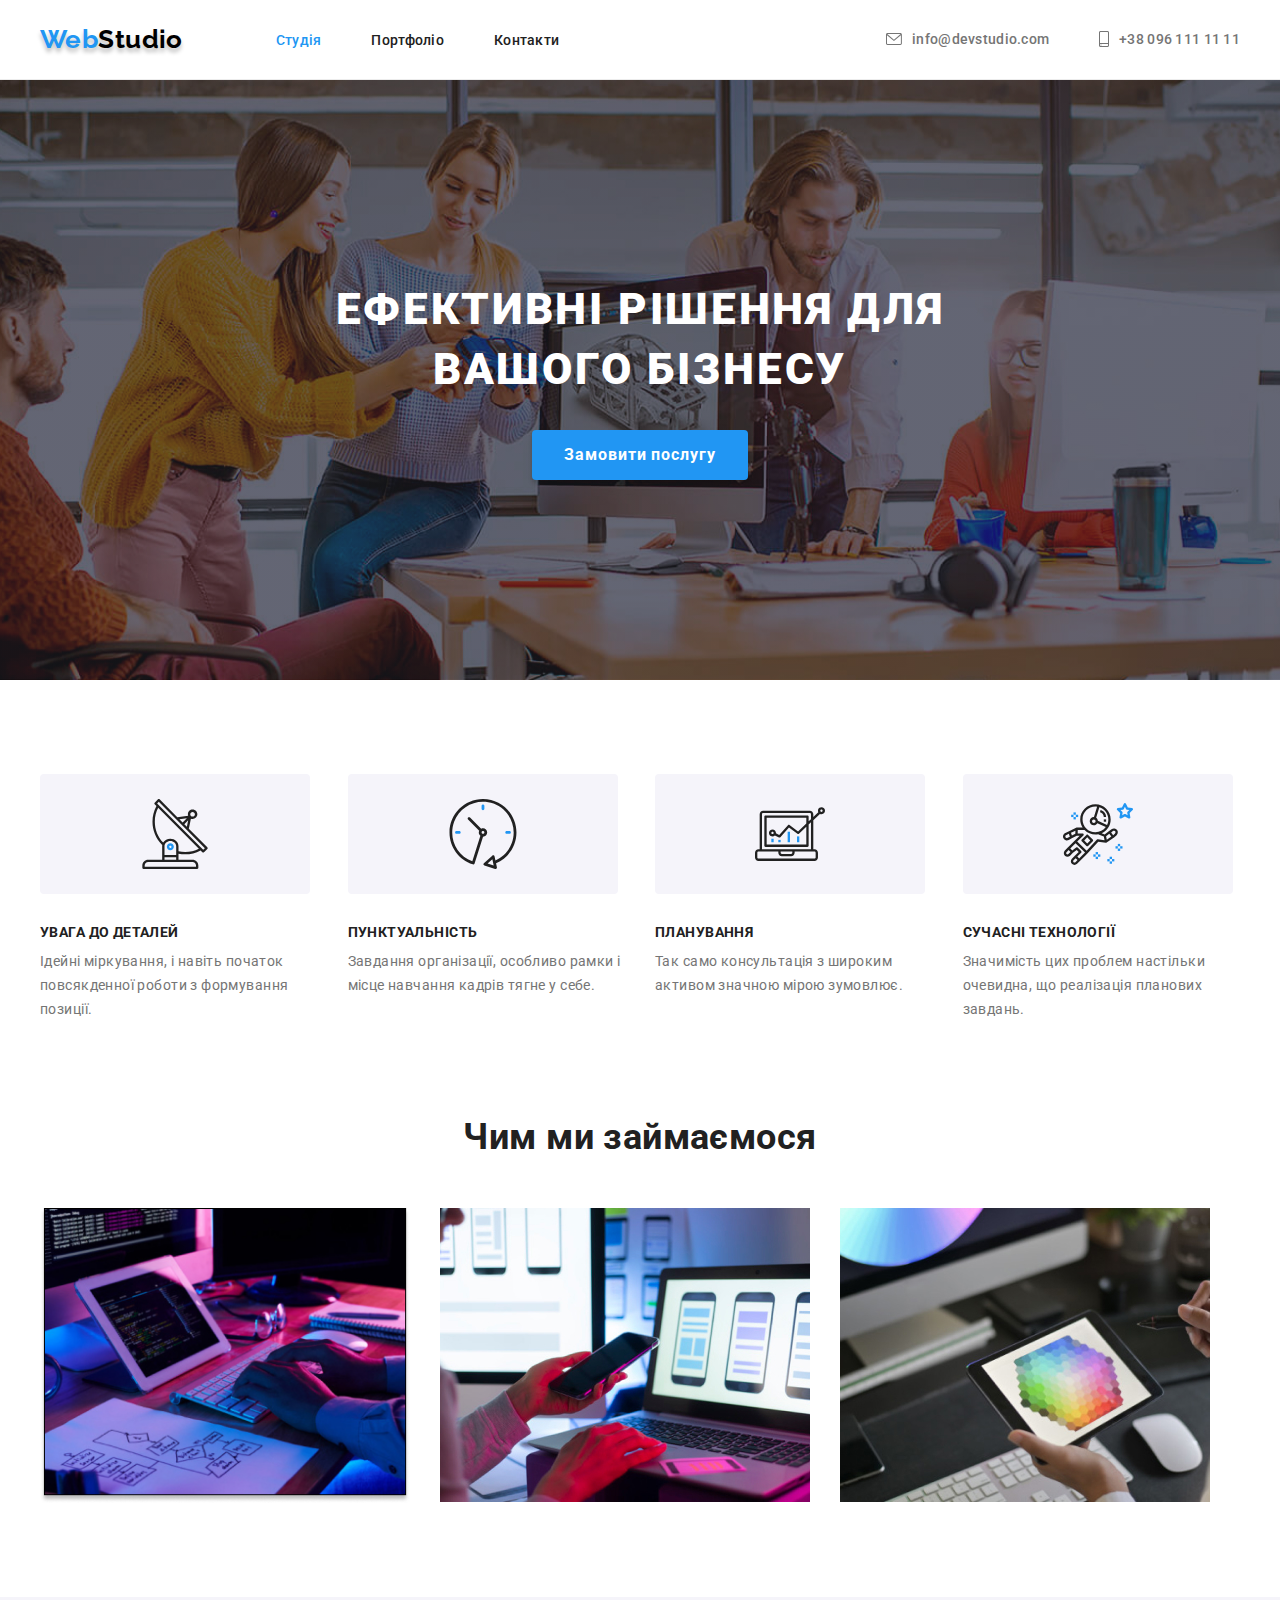
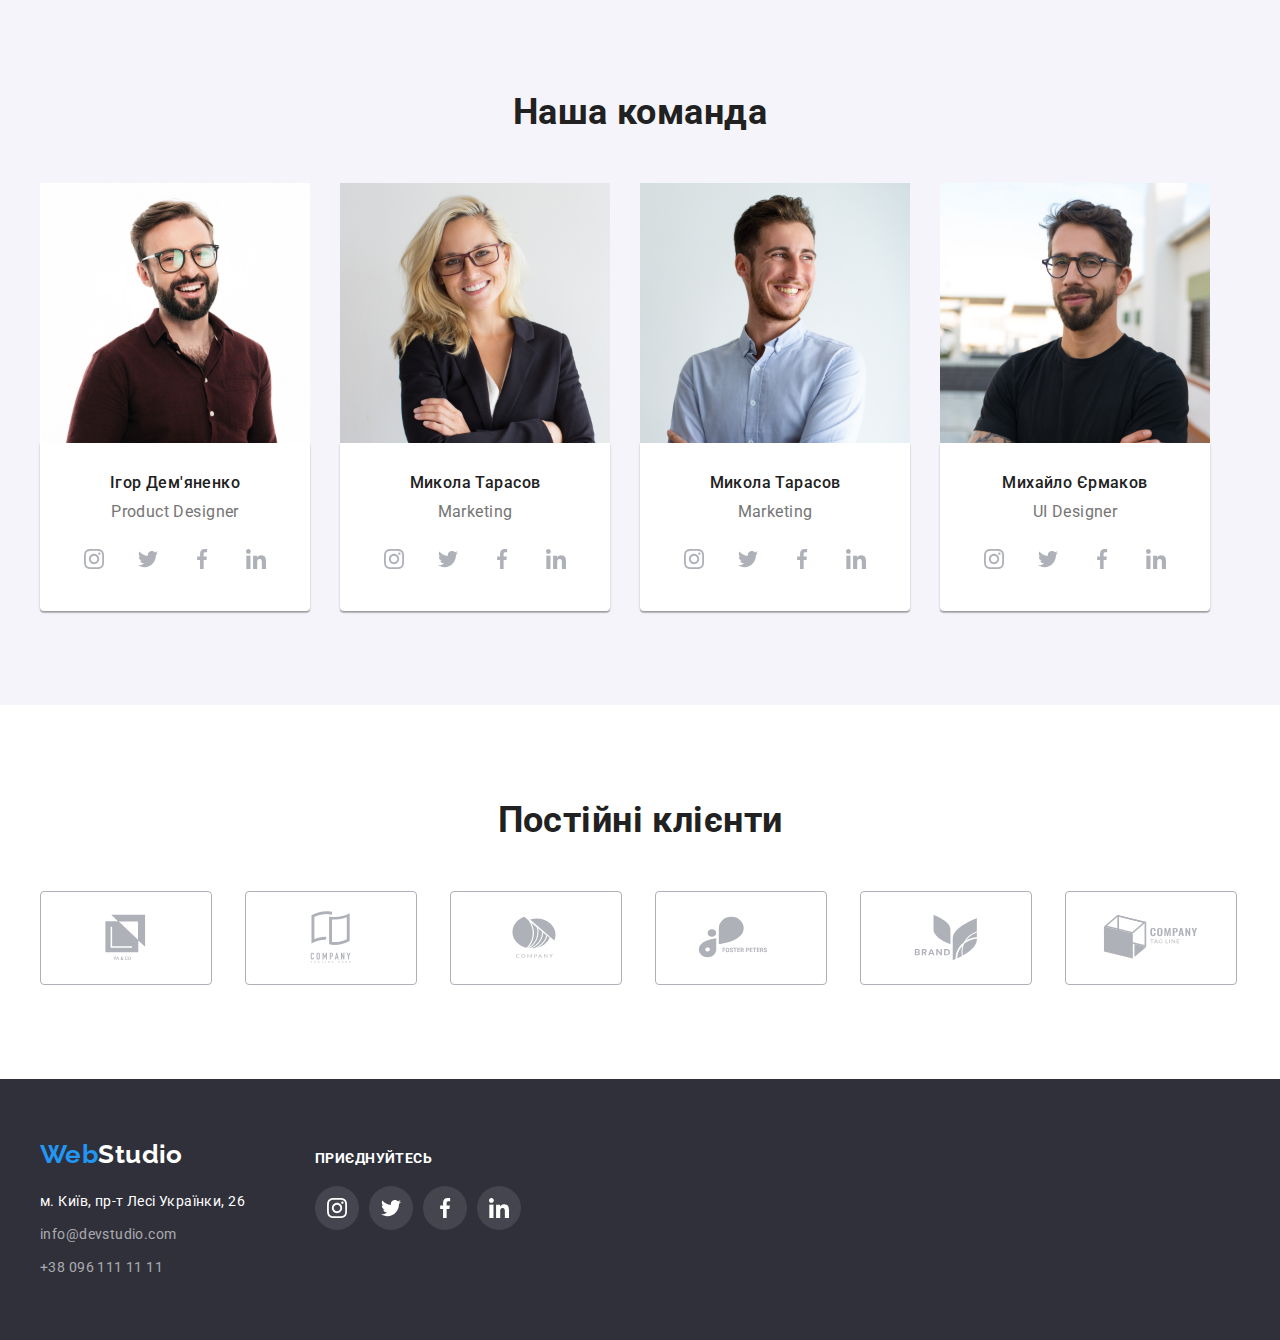
<file: index.html>
<!DOCTYPE html>
<html lang="uk">
	<head>
		<meta charset="UTF-8">
		<meta http-equiv="X-UA-Compatible" content="IE=edge">
		<meta name="viewport" content="width=device-width, initial-scale=1.0">
		<link rel="preconnect" href="https://fonts.googleapis.com">
		<link rel="preconnect" href="https://fonts.gstatic.com" crossorigin>
		<link rel="stylesheet" href="https://cdnjs.cloudflare.com/ajax/libs/modern-normalize/1.1.0/modern-normalize.min.css" integrity="sha512-wpPYUAdjBVSE4KJnH1VR1HeZfpl1ub8YT/NKx4PuQ5NmX2tKuGu6U/JRp5y+Y8XG2tV+wKQpNHVUX03MfMFn9Q==" crossorigin="anonymous" referrerpolicy="no-referrer">
		<link href="https://fonts.googleapis.com/css2?family=Raleway:wght@700&family=Roboto:wght@400;500;700;900&display=swap" rel="stylesheet">
		<link rel="stylesheet" href="./css/styles.css">
		<title>Студія</title>
	</head>
	<body>
		<header class="header">
			<div class="container header-container">
				<a class="logo-header-link" lang="en" href="./index.html">
				<span class="logo-web">Web</span>Studio
				</a>
			<nav class="navigation">
				<ul class="header-nav">
					<li><a class="header-nav-link-curent" href="./index.html">Студія</a></li>
					<li><a class="header-nav-link" href="./portfolio.html">Портфоліо</a></li>
					<li><a class="header-nav-link" href="#">Контакти</a></li>
				</ul>
			</nav>
			<ul class="header-contact">
				<li class="contact-item">
					<a class="contact-link" href="mailto:info@devstudio.com">
						<svg class="contacts-icon" width="16" height="12">
							<use href="./img/icons.svg#icon-envelope"></use>
						</svg>info@devstudio.com
					</a>
				</li>
				<li class="contact-item">
					<a class="contact-link" href="tel:+380961111111">
						<svg class="contacts-icon" width="10" height="16">
							<use href="./img/icons.svg#icon-smartphone"></use>
						</svg>+38 096 111 11 11
					</a>
				</li>
			</ul>
			</div>
		</header>
		<main>
			<section class="hero">
					<div class="container">
						<h1 class="hero-title">Ефективні рішення для вашого бізнесу</h1>
						<button class="button" type="button">Замовити послугу</button>
					</div>
			</section>
			<section class="features">
				<div class="container">
					<h2 class="hide-title">Наші переваги</h2>
					<ul class="features-list">
						<li class="features-list-item">
							<div class="features-icon">
								<svg width="70" height="70">
									<use href="./img/icons.svg#icon-antenna"></use>
								</svg>
							</div>
							<h3 class="features-title">УВАГА ДО ДЕТАЛЕЙ</h3>
							<p class="features-item">Ідейні міркування, і навіть початок повсякденної роботи з формування позиції.</p>
						</li>
						<li class="features-list-item">
							<div class="features-icon">
								<svg width="70" height="70">
									<use href="./img/icons.svg#icon-clock"></use>
								</svg>
							</div>
							<h3 class="features-title">ПУНКТУАЛЬНІСТЬ</h3>
							<p class="features-item">Завдання організації, особливо рамки і місце навчання кадрів тягне у себе.</p>
						</li>
						<li class="features-list-item">
							<div class="features-icon">
								<svg width="70" height="70">
									<use href="./img/icons.svg#icon-diagram"></use>
								</svg>
							</div>
							<h3 class="features-title">ПЛАНУВАННЯ</h3>
							<p class="features-item">Так само консультація з широким активом значною мірою зумовлює.</p>
						</li>
						<li class="features-list-item">
							<div class="features-icon">
								<svg width="70" height="70">
									<use href="./img/icons.svg#icon-astronaut"></use>
								</svg>
							</div>
							<h3 class="features-title">СУЧАСНІ ТЕХНОЛОГІЇ</h3>
							<p class="features-item">Значимість цих проблем настільки очевидна, що реалізація планових завдань.</p>
						</li>
					</ul>
				</div>
			</section>
			<section class="about">
				<div class="container">
					<h2 class="about-title">Чим ми займаємося</h2>
					<ul class="about-picture">
						<li class="about-picture-title"><img src="./img/desktop_apk.jpg" alt="стоворення десктопних додатків" width="370" height="294"></li>
						<li class="about-picture-title"><img src="./img/mobile_apk.jpg" alt="написання мобільних дотатків" width="370" height="294"></li>
						<li class="about-picture-title"><img src="./img/design_solutions.jpg" alt="дизайн сайтів" width="370" height="294"></li>
					</ul>
				</div>
			</section>
			<section class="team-section">
				<div class="container">
					<h2 class="team-title">Наша команда</h2>
					<ul class="team-list">
						<li>
							<img src="./img/igor.jpg" alt="Product Designer" width="270" height="260">
							<div class="team-card">
								<h3 class="team-section-title">Ігор Дем'яненко</h3>
								<p class="team-section-item">Product Designer</p>
								<ul class="team-soc-list">
									<li class="team-soc-item"><a href="#" class="team-soc-link">
										<svg class="team-soc-icon" width="20" height="20">
											<use href="./img/icons.svg#icon-instagram"></use>
										</svg>
									</a></li>
									<li class="team-soc-item"><a href="#" class="team-soc-link">
										<svg class="team-soc-icon" width="20" height="20">
											<use href="./img/icons.svg#icon-twitter"></use>
										</svg>
									</a></li>
									<li class="team-soc-item"><a href="#" class="team-soc-link">
										<svg class="team-soc-icon" width="20" height="20">
											<use href="./img/icons.svg#icon-facebook"></use>
										</svg>
									</a></li>
									<li class="team-soc-item"><a href="#" class="team-soc-link">
										<svg class="team-soc-icon" width="20" height="20">
											<use href="./img/icons.svg#icon-linkedin"></use>
										</svg>
									</a></li>
								</ul>
							</div>
						</li>
						<li>
							<img src="./img/olga.jpg" alt="Frontend Developer" width="270" height="260">
							<div class="team-card">
								<h3 class="team-section-title">Микола Тарасов</h3>
								<p class="team-section-item">Marketing</p>
								<ul class="team-soc-list">
									<li class="team-soc-item"><a href="#" class="team-soc-link">
										<svg class="team-soc-icon" width="20" height="20">
											<use href="./img/icons.svg#icon-instagram"></use>
										</svg>
									</a></li>
									<li class="team-soc-item"><a href="#" class="team-soc-link">
										<svg class="team-soc-icon" width="20" height="20">
											<use href="./img/icons.svg#icon-twitter"></use>
										</svg>
									</a></li>
									<li class="team-soc-item"><a href="#" class="team-soc-link">
										<svg class="team-soc-icon" width="20" height="20">
											<use href="./img/icons.svg#icon-facebook"></use>
										</svg>
									</a></li>
									<li class="team-soc-item"><a href="#" class="team-soc-link">
										<svg class="team-soc-icon" width="20" height="20">
											<use href="./img/icons.svg#icon-linkedin"></use>
										</svg>
									</a></li>
								</ul>
							</div>
						</li>
						<li>
							<img src="./img/mykola.jpg" alt="Marketing" width="270" height="260">
							<div class="team-card">
								<h3 class="team-section-title">Микола Тарасов</h3>
								<p class="team-section-item">Marketing</p>
								<ul class="team-soc-list">
									<li class="team-soc-item"><a href="#" class="team-soc-link">
										<svg class="team-soc-icon" width="20" height="20">
											<use href="./img/icons.svg#icon-instagram"></use>
										</svg>
									</a></li>
									<li class="team-soc-item"><a href="#" class="team-soc-link">
										<svg class="team-soc-icon" width="20" height="20">
											<use href="./img/icons.svg#icon-twitter"></use>
										</svg>
									</a></li>
									<li class="team-soc-item"><a href="#" class="team-soc-link">
										<svg class="team-soc-icon" width="20" height="20">
											<use href="./img/icons.svg#icon-facebook"></use>
										</svg>
									</a></li>
									<li class="team-soc-item"><a href="#" class="team-soc-link">
										<svg class="team-soc-icon" width="20" height="20">
											<use href="./img/icons.svg#icon-linkedin"></use>
										</svg>
									</a></li>
								</ul>
							</div>
						</li>
						<li>
							<img src="./img/myhailo.jpg" alt="UI Designer" width="270" height="260">
							<div class="team-card">
								<h3 class="team-section-title">Михайло Єрмаков</h3>
								<p class="team-section-item">UI Designer</p>
								<ul class="team-soc-list">
									<li class="team-soc-item"><a href="#" class="team-soc-link">
										<svg class="team-soc-icon" width="20" height="20">
											<use href="./img/icons.svg#icon-instagram"></use>
										</svg>
									</a></li>
									<li class="team-soc-item"><a href="#" class="team-soc-link">
										<svg class="team-soc-icon" width="20" height="20">
											<use href="./img/icons.svg#icon-twitter"></use>
										</svg>
									</a></li>
									<li class="team-soc-item"><a href="#" class="team-soc-link">
										<svg class="team-soc-icon" width="20" height="20">
											<use href="./img/icons.svg#icon-facebook"></use>
										</svg>
									</a></li>
									<li class="team-soc-item"><a href="#" class="team-soc-link">
										<svg class="team-soc-icon" width="20" height="20">
											<use href="./img/icons.svg#icon-linkedin"></use>
										</svg>
									</a></li>
								</ul>
							</div>
						</li>
					</ul>
				</div>
			</section>
			<section class="section clients">
        <div class="container">
          <h2 class="about-title">Постійні клієнти</h2>
          <ul class="clients-list">
            <li class="clients-card">
              <a class="clients-link" href="#">
                <svg class="clients-icon" width="106" height="60">
                  <use href="./img/icons.svg#icon-company1"></use>
                </svg>
              </a>
            </li>
            <li class="clients-card">
              <a class="clients-link" href="#">
                <svg class="clients-icon" width="106" height="60">
                  <use href="./img/icons.svg#icon-company2"></use>
                </svg>
              </a>
            </li>
            <li class="clients-card">
              <a class="clients-link" href="#">
                <svg class="clients-icon" width="106" height="60">
                  <use href="./img/icons.svg#icon-company3"></use>
                </svg>
              </a>
            </li>
            <li class="clients-card">
              <a class="clients-link" href="#">
                <svg class="clients-icon" width="106" height="60">
                  <use href="./img/icons.svg#icon-company4"></use>
                </svg>
              </a>
            </li>
            <li class="clients-card">
              <a class="clients-link" href="#">
                <svg class="clients-icon" width="106" height="60">
                  <use href="./img/icons.svg#icon-company5"></use>
                </svg>
              </a>
            </li>
            <li class="clients-card">
              <a class="clients-link" href="#">
                <svg class="clients-icon" width="106" height="60">
                  <use href="./img/icons.svg#icon-company6"></use>
                </svg>
              </a>
            </li>
          </ul>
        </div>
      </section>
		</main>
		<footer class="footer">
			<div class="container">
				<div>
					<a class="logo-footer-link" lang="en" href="./index.html">
						<span class="logo-web">Web</span>Studio
					</a>
					<address>
						<ul class="footer-contact">
							<li class="footer-contact-item">
								<a class="footer-map-link" href="https://goo.gl/maps/JUyi6N8ueCNqAz8r7" target="_blank" rel="noopener noreferrer">
									м. Київ, пр-т Лесі Українки, 26
								</a>
							</li>
							<li class="footer-contact-item"><a class="footer-contact-link" href="mailto:info@devstudio.com">info@devstudio.com</a></li>
							<li class="footer-contact-item"><a class="footer-contact-link" href="tel:+380961111111">+38 096 111 11 11</a></li>
						</ul>
					</address>
				</div>
				<div class="social-block">
					<span class="social-title">приєднуйтесь</span>
					<ul class="social-list">
						<li class="social-item">
							<a class="social-link" href="#">
								<svg class="social-icon" width="20" height="20">
									<use href="./img/icons.svg#icon-instagram"></use>
								</svg>
							</a>
						</li>
						<li class="social-item">
							<a class="social-link" href="#">
								<svg class="social-icon" width="20" height="20">
									<use href="./img/icons.svg#icon-twitter"></use>
								</svg>
							</a>
						</li>
						<li class="social-item">
							<a class="social-link" href="#">
								<svg class="social-icon" width="20" height="20">
									<use href="./img/icons.svg#icon-facebook"></use>
								</svg>
							</a>
						</li>
						<li class="social-item">
							<a class="social-link" href="#">
								<svg class="social-icon" width="20" height="20">
									<use href="./img/icons.svg#icon-linkedin"></use>
								</svg>
							</a>
						</li>
					</ul>
				</div>
			</div>
		</footer>
	</body>
</html>
</file>
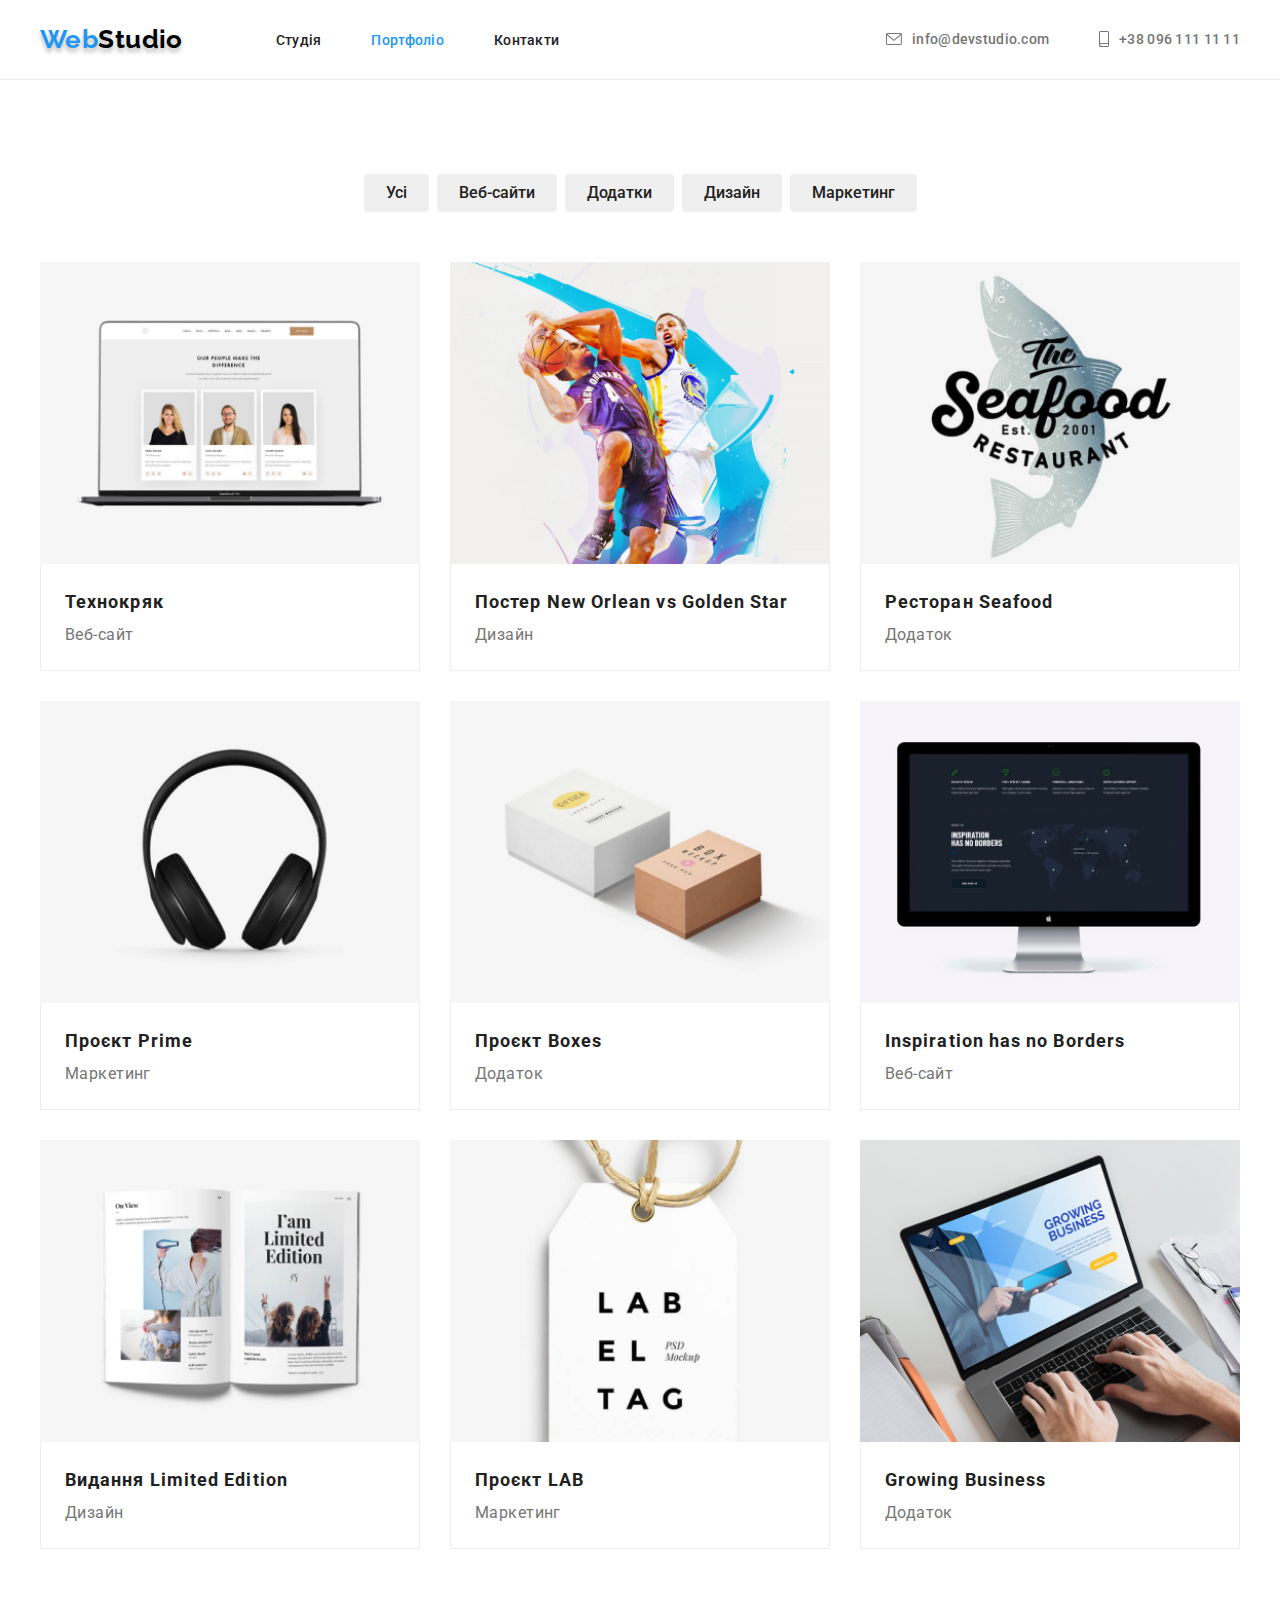
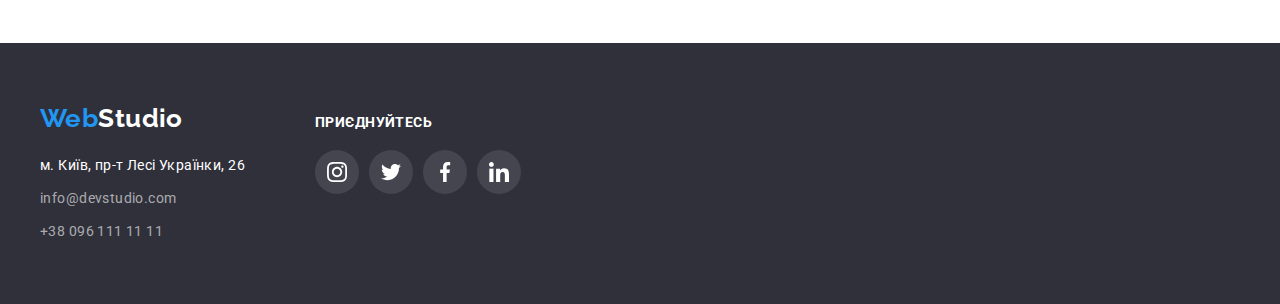
<file: portfolio.html>
<!DOCTYPE html>
<html lang="uk">
	<head>
		<meta charset="UTF-8">
		<meta http-equiv="X-UA-Compatible" content="IE=edge">
		<meta name="viewport" content="width=device-width, initial-scale=1.0">
		<link rel="preconnect" href="https://fonts.googleapis.com">
		<link rel="preconnect" href="https://fonts.gstatic.com" crossorigin>
		<link rel="stylesheet" href="https://cdnjs.cloudflare.com/ajax/libs/modern-normalize/1.1.0/modern-normalize.min.css" integrity="sha512-wpPYUAdjBVSE4KJnH1VR1HeZfpl1ub8YT/NKx4PuQ5NmX2tKuGu6U/JRp5y+Y8XG2tV+wKQpNHVUX03MfMFn9Q==" crossorigin="anonymous" referrerpolicy="no-referrer">
		<link href="https://fonts.googleapis.com/css2?family=Raleway:wght@700&family=Roboto:wght@400;500;700;900&display=swap" rel="stylesheet">
		<link rel="stylesheet" href="./css/styles.css">
		<title>Портфоліо</title>
	</head>
	<body>
		<header class="header">
			<div class="container header-container">
				<a class="logo-header-link" lang="en" href="./index.html">
				<span class="logo-web">Web</span>Studio
				</a>
			<nav class="navigation">
				<ul class="header-nav">
					<li><a class="header-nav-link" href="./index.html">Студія</a></li>
					<li><a class="header-nav-link-curent" href="./portfolio.html">Портфоліо</a></li>
					<li><a class="header-nav-link" href="#">Контакти</a></li>
				</ul>
			</nav>
			<ul class="header-contact">
				<li class="contact-item">
					<a class="contact-link" href="mailto:info@devstudio.com">
						<svg class="contacts-icon" width="16" height="12">
							<use href="./img/icons.svg#icon-envelope"></use>
						</svg>info@devstudio.com
					</a>
				</li>
				<li class="contact-item">
					<a class="contact-link" href="tel:+380961111111">
						<svg class="contacts-icon" width="10" height="16">
							<use href="./img/icons.svg#icon-smartphone"></use>
						</svg>+38 096 111 11 11
					</a>
				</li>
			</ul>
			</div>
		</header>
		<main>
			<section class="portfolio-section">
				<div class="container">
					<h1 class="portfolio-title-hiden">Портфоліо</h1>
					<ul class="portfolio-buttons-list">
						<li><button type="button" class="portfolio-list-button">Усі</button></li>
						<li><button type="button" class="portfolio-list-button">Веб-сайти</button></li>
						<li><button type="button" class="portfolio-list-button">Додатки</button></li>
						<li><button type="button" class="portfolio-list-button">Дизайн</button></li>
						<li><button type="button" class="portfolio-list-button">Маркетинг</button></li>
					</ul>
					<h2 class="portfolio-title-hiden">Приклади робіт</h2>
					<ul class="portfolio-examples">
						<li class="portfolio-examples-list">
							<a class="portfolio-links" href="#">
								<img src="./img/technocrack.jpg" alt="Веб сайт Технокряк" width="370" height="294">
								<div class="portfolio-card">
									<h3 class="portfolio-card-title">Технокряк</h3>
									<p class="portfolio-card-item">Веб-сайт</p>
								</div>
							</a>
						</li>
						<li class="portfolio-examples-list">
							<a class="portfolio-links" href="#">
								<img src="./img/poster-new-orlean.jpg" alt="Постер New Orlean vs Golden Star" width="370" height="294">
								<div class="portfolio-card">
									<h3 class="portfolio-card-title">Постер New Orlean vs Golden Star</h3>
									<p class="portfolio-card-item">Дизайн</p>
								</div>
							</a>
						</li>
						<li class="portfolio-examples-list">
							<a class="portfolio-links" href="#">
								<img src="./img/rest-seafood.jpg" alt="Логотип ресторану Seafood">
								<div class="portfolio-card">
									<h3 class="portfolio-card-title">Ресторан Seafood</h3>
									<p class="portfolio-card-item">Додаток</p>
								</div>
							</a>
						</li>
						<li class="portfolio-examples-list">
							<a class="portfolio-links" href="#">
								<img src="./img/project-prime.jpg" alt="Проєкт Prime" width="370" height="294">
								<div class="portfolio-card">
									<h3 class="portfolio-card-title">Проєкт Prime</h3>
									<p class="portfolio-card-item">Маркетинг</p>
								</div>
							</a>
						</li>
						<li class="portfolio-examples-list">
							<a class="portfolio-links" href="#">
								<img src="./img/project-boxes.jpg" alt="Картонні коробки" width="370" height="294">
								<div class="portfolio-card">
									<h3 class="portfolio-card-title">Проєкт Boxes</h3>
									<p class="portfolio-card-item">Додаток</p>
								</div>
							</a>
						</li>
						<li class="portfolio-examples-list">
							<a class="portfolio-links" href="#">
								<img src="./img/inspirations.jpg" alt="Надхнення немає меж">
								<div class="portfolio-card">
									<h3 class="portfolio-card-title">Inspiration has no Borders</h3>
									<p class="portfolio-card-item">Веб-сайт</p>
								</div>
							</a>
						</li>
						<li class="portfolio-examples-list">
							<a class="portfolio-links" href="#">
								<img src="./img/publication-limited-edition.jpg" alt="Видання Limited Edition" width="370" height="294">
								<div class="portfolio-card">
									<h3 class="portfolio-card-title">Видання Limited Edition</h3>
									<p class="portfolio-card-item">Дизайн</p>
								</div>
							</a>
						</li>
						<li class="portfolio-examples-list">
							<a class="portfolio-links" href="#">
								<img src="./img/project-lab.jpg" alt="Проєкт LAB" width="370" height="294">
								<div class="portfolio-card">
									<h3 class="portfolio-card-title">Проєкт LAB</h3>
									<p class="portfolio-card-item">Маркетинг</p>
								</div>
							</a>
						</li>
						<li class="portfolio-examples-list">
							<a class="portfolio-links" href="#">
								<img src="./img/growing-business-apk.jpg" alt="Програма для маштабуання бізнесу" width="370" height="294">
								<div class="portfolio-card">
									<h3 class="portfolio-card-title">Growing Business</h3>
									<p class="portfolio-card-item">Додаток</p>
								</div>
							</a>
						</li>
					</ul>
				</div>
			</section>
		</main>
		<footer class="footer">
			<div class="container">
				<div>
					<a class="logo-footer-link" lang="en" href="./index.html">
						<span class="logo-web">Web</span>Studio
					</a>
					<address>
						<ul class="footer-contact">
							<li class="footer-contact-item">
								<a class="footer-map-link" href="https://goo.gl/maps/JUyi6N8ueCNqAz8r7" target="_blank"
									rel="noopener noreferrer">
									м. Київ, пр-т Лесі Українки, 26
								</a>
							</li>
							<li class="footer-contact-item"><a class="footer-contact-link"
									href="mailto:info@devstudio.com">info@devstudio.com</a></li>
							<li class="footer-contact-item"><a class="footer-contact-link" href="tel:+380961111111">+38 096 111
									11 11</a></li>
						</ul>
					</address>
				</div>
				<div class="social-block">
					<span class="social-title">приєднуйтесь</span>
					<ul class="social-list">
						<li class="social-item">
							<a class="social-link" href="#">
								<svg class="social-icon" width="20" height="20">
									<use href="./img/icons.svg#icon-instagram"></use>
								</svg>
							</a>
						</li>
						<li class="social-item">
							<a class="social-link" href="#">
								<svg class="social-icon" width="20" height="20">
									<use href="./img/icons.svg#icon-twitter"></use>
								</svg>
							</a>
						</li>
						<li class="social-item">
							<a class="social-link" href="#">
								<svg class="social-icon" width="20" height="20">
									<use href="./img/icons.svg#icon-facebook"></use>
								</svg>
							</a>
						</li>
						<li class="social-item">
							<a class="social-link" href="#">
								<svg class="social-icon" width="20" height="20">
									<use href="./img/icons.svg#icon-linkedin"></use>
								</svg>
							</a>
						</li>
					</ul>
				</div>
			</div>
		</footer>
	</body>
</html>
</file>
<file: css/styles.css>
:root {
	--color-link-blue: #2196f3;
	--color-letter-gray: #757575;
	--color-text-black: #212121;
	--color-background: #2f303a;
	--color-white: #ffffff;
	--color-black: #000000;
	--color-border: #eeeeee;
	--butn-backgrnd-color: #188ce8;
	--our-team-backgrnd: #f5f4fa;
	--icon-color-gray: #AFB1B8;
	--icon-bg-active: #2196f3;
	--icon-color-white: #ffffff;
}

ul {
	list-style: none;
	padding: 0;
	margin: 0;
}

h1,
h2,
h3,
h4,
h5,
h6,
p {
	list-style: none;
	margin: 0;
	padding: 0;
}

img {
	display: block;
	min-width: 100%;
	height: auto;
}

body {
	font-family: "Roboto", sans-serif;
	font-style: normal;
	font-weight: 400;
	font-size: 14px;
	letter-spacing: 0.03em;
	color: var(--color-text-black);
	background-color: var(--color-white);
	margin: 0;
}

section {
	padding-top: 94px;
	padding-bottom: 94px;
}

/*------------header------------------*/
.container {
	width: 1200px;
	padding-left: 15px;
	padding-right: 15px;
	margin: 0 auto;
	/* outline: 2px solid red; */
}

.header {
	padding-top: 24px;
	padding-bottom: 24px;
	border-bottom: 1px solid #ececec;
}

.header-container {
	display: flex;
	align-items: center;
}

.logo-header-link {
	text-decoration: none;
	margin-right: 93px;
	text-shadow: 0px 4px 4px rgba(0, 0, 0, 0.25);
	font-family: "Raleway";
	font-weight: 700;
	font-size: 26px;
	line-height: 1.1923;
	color: var(--color-black);
}

.logo-web {
	font-family: "Raleway";
	font-weight: 700;
	font-size: 26px;
	line-height: 1.1923;
	color: var(--color-link-blue);
}

.navigation {
	margin-right: auto;
}

.header-nav {
	font-weight: 500;
	font-size: 14px;
	line-height: 1.1428;
	letter-spacing: 0.02em;
	color: var(--color-text-black);
	list-style: none;
	display: flex;
	gap: 50px;
}
.header-nav-link {
	color: var(--color-text-black);
	text-decoration: none;
	display: inline-block;
}

.header-nav-link:hover,
.header-nav-link:focus {
	color: var(--color-link-blue);
}

.header-nav-link-curent {
	color: var(--color-link-blue);
	text-decoration: none;
}

.header-contact {
	list-style: none;
	display: flex;
	gap: 50px;
	margin-left: auto;
}

.contact-link {
	display: flex;
	align-items: center;
	font-weight: 500;
	font-size: 14px;
	line-height: 1.1428;
	letter-spacing: 0.02em;
	color: var(--color-letter-gray);
	text-decoration: none;
}

.contact-link:hover,
.contact-link:focus {
	color: var(--color-link-blue);
}

.contacts-icon {
	fill: currentColor;
	margin-right: 10px;
}
/*------------main------------------*/

.hide-title {
	position: absolute;
	width: 1px;
	height: 1px;
	margin: -1px;
	border: 0;
	padding: 0;
	white-space: nowrap;
	clip-path: inset(100%);
	clip: rect(0 0 0 0);
	overflow: hidden;
}

.hero {
	max-width: 1600px;
	margin: 0 auto;
  	padding-top: 200px;
	padding-bottom: 200px;
	background-image: linear-gradient(rgba(47, 48, 58, 0.4), rgba(47, 48, 58, 0.4)), url(../img/hero.jpg);
	background-repeat: no-repeat;
	background-size: cover;
	background-position: center;
}

.hero-title {
	font-weight: 900;
	font-size: 44px;
	width: 696px;
	line-height: 1.36;
	text-align: center;
	letter-spacing: 0.06em;
	text-transform: uppercase;
	color: var(--color-white);
	margin: 0 auto;
	margin-bottom: 30px;
}

.button {
	min-width: 216px;
	height: 50px;
	background-color: var(--color-link-blue);
	font-family: inherit;
	font-size: 16px;
	font-weight: 700;
	line-height: 1.875;
	display: block;
	letter-spacing: 0.06em;
	color: var(--color-white);
	box-shadow: 0px 4px 4px rgba(0, 0, 0, 0.15);
	border-radius: 4px;
	border: none;
	cursor: pointer;
	margin: 0 auto;
}

.button:hover,
.button:focus {
	background-color: var(--butn-backgrnd-color);
}

.button:active {
	background-color: var(--butn-backgrnd-color);
}

.features {
	padding-bottom: 0;
}

.features-list {
	list-style: none;
	display: flex;
	gap: 30px;
	
}

.features-icon {
	display: flex;
	justify-content: center;
	align-items: center;
	width: 270px;
	height: 120px;
	margin-bottom: 30px;
	background-color: var(--our-team-backgrnd);
	border-radius: 4px;
  }

.features-list-item {
	flex-basis: calc((100% - 90px) / 4);
}

.features-title {
	font-size: 14px;
	line-height: 1.1428;
	text-transform: uppercase;
	color: var(--color-text-black);
	margin-bottom: 10px;
}

.features-item {
	font-size: 14px;
	line-height: 1.7142;
	color: var(--color-letter-gray);
}

/*.about {

}
*/

.about-title {
	margin-bottom: 50px;
	font-size: 36px;
	line-height: 1.1666;
	text-align: center;
	color: var(--color-text-black);
}

.about-picture {
	margin-top: 50px;
	list-style: none;
	display: flex;
	gap: 30px;
}

.about-picture-title {
	flex-basis: calc((100% - 90px) / 4);
}

.team-section {
	background-color: var(--our-team-backgrnd);
}

.team-title {
	font-size: 36px;
	line-height: 1.1666;
	text-align: center;
	color: var(--color-text-black);
	margin-bottom: 50px;
}

.team-list {
	list-style: none;
	display: flex;
	gap: 30px;
	/* filter: drop-shadow(0px 4px 4px rgba(0, 0, 0, 0.25)); */
}

.team-card {
	background-color: var(--color-white);
	box-shadow: 0px 1px 3px rgba(0, 0, 0, 0.12), 0px 1px 1px rgba(0, 0, 0, 0.14), 0px 2px 1px rgba(0, 0, 0, 0.2);
	border-radius: 0px 0px 4px 4px;
	padding: 30px 0;
}

.team-section-title {
	font-weight: 500;
	font-size: 16px;
	line-height: 1.1875;
	text-align: center;
	color: var(--color-text-black);
	margin-bottom: 10px;
}

.team-section-item {
	font-style: normal;
	font-weight: 400;
	font-size: 16px;
	line-height: 1.1875;
	text-align: center;
	color: var(--color-letter-gray);
	margin-bottom: 16px;
}

.team-soc-list {
	display: flex;
	justify-content: center;
	gap: 10px;
}
.team-soc-item {
	width: 44px;
	height: 44px;
}
.team-soc-link {
	width: 100%;
	height: 100%;
	display: flex;
	align-items: center;
	justify-content: center;
	border-radius: 50%;
}

.team-soc-icon {
	fill: var(--icon-color-gray)
}

.team-soc-link:hover,
.team-soc-link:focus {
	background-color: var(--icon-bg-active);
}

.team-soc-link:hover .team-soc-icon {
	fill: var(--icon-color-white);
}

.team-soc-link:focus .team-soc-icon {
	fill: var(--icon-color-white);
}
/* ____________________Client section__________________ */

.clients-list {
	display: flex;
	gap: 30px;
}
.clients-card {
	width: calc((100% - 150px) / 6);
}
.clients-link {
	display: flex;
	justify-content: center;
	align-items: center;
	width: 170px;
	height: 92px;
	border: 1px solid var(--icon-color-gray);
	border-radius: 4px;
	fill: var(--icon-color-gray);
}

.clients-link:hover,
.clients-link:focus {
  border: 1px solid var(--icon-bg-active);
  fill: var(--icon-bg-active);
}

/*------------footer------------------*/

.footer {
	background-color: var(--color-background);
	padding-top: 60px;
	padding-bottom: 60px;
}

footer .container {
	display: flex; 
	align-items: baseline;
}

.logo-footer-link {
	text-decoration: none;
	font-family: "Raleway";
	font-weight: 700;
	font-style: normal;
	font-size: 26px;
	line-height: 1.1923;
	color: var(--color-white);
}

.footer address {
	margin-top: 20px;
}

.footer-contact {
	list-style: none;
}

.footer-contact-item:not(:last-child) {
	margin-bottom: 9px;
}

.footer-map-link {
	font-family: "Roboto";
	font-style: normal;
	font-weight: 400;
	font-size: 14px;
	line-height: 1.7142;
	color: var(--color-white);
	text-decoration: none;
}

.footer-map-link:hover,
.footer-map-link:focus {
	color: var(--color-link-blue);
}

.footer-contact-link {
	font-family: "Roboto";
	font-style: normal;
	font-weight: 400;
	font-size: 14px;
	line-height: 1.7142;
	color: rgba(255, 255, 255, 0.6);
	text-decoration: none;
}

.footer-contact-link:hover,
.footer-contact-link:focus {
	color: var(--color-link-blue);
}

.social-block {
	padding-left: 70px;
}

.social-title {
	display: block;
	font-weight: 700;
	font-size: 14px;
	line-height: 16px;
	letter-spacing: 0.03em;
	text-transform: uppercase;
	color: var(--color-white);
	margin-bottom: 20px;
}

.social-list {
	min-width: 206px;
	display: flex;
	justify-content: center;
	gap: 10px;
}

.social-item {
	width: 44px;
	height: 44px;
}

.social-link {
	width: 100%;
	height: 100%;
	display: flex;
	align-items: center;
	justify-content: center;
	border-radius: 50%;
	background: rgba(255, 255, 255, 0.1);
}

.social-icon {
	fill: var(--color-white);
}

.social-link:hover,
.social-link:focus {
	border-radius: 50%;
	background: var(--icon-bg-active);
}

/*------------Portfolio------------------*/

/*.portfolio-section {
}
*/

.portfolio-title-hiden {
	border: 0;
	clip: rect(1px, 1px, 1px, 1px);
	-webkit-clip-path: inset(50%);
	clip-path: inset(50%);
	height: 1px;
	margin: -1px;
	overflow: hidden;
	padding: 0;
	position: absolute;
	width: 1px;
	word-wrap: normal;
}
.portfolio-buttons-list {
	list-style: none;
	display: flex;
	margin-bottom: 50px;
	justify-content: center;
	gap: 8px;
}

.portfolio-list-button {
	font-family: inherit;
	font-weight: 500;
	font-size: 16px;
	line-height: 1.625;
	border-radius: 4px;
	color: var(--color-text-black);
	text-align: center;
	border: none;
	cursor: pointer;
	padding: 6px 22px;
}

.portfolio-list-button:active {
	background: var(--color-link-blue);
	box-shadow: 0px 3px 1px rgba(0, 0, 0, 0.1), 0px 1px 2px rgba(0, 0, 0, 0.08), 0px 2px 2px rgba(0, 0, 0, 0.12);
	border-radius: 4px;
}
.portfolio-list-button:hover,
.portfolio-list-button:focus {
	background-color: var(--color-link-blue);
	box-shadow: 0px 3px 1px rgba(0, 0, 0, 0.1), 0px 1px 2px rgba(0, 0, 0, 0.08), 0px 2px 2px rgba(0, 0, 0, 0.12);
	color: var(--color-white);
}

.portfolio-examples {
	list-style: none;
	display: flex;
	flex-wrap: wrap;
	gap: 30px;
}

.portfolio-examples-list {
	flex-basis: calc((100% - 60px) / 3);
}

.portfolio-links {
	text-decoration: none;
	display: block;
}
.portfolio-links:hover,
.portfolio-links:focus {
	box-shadow: 0px 1px 1px rgba(0, 0, 0, 0.12), 0px 4px 4px rgba(0, 0, 0, 0.06), 1px 4px 6px rgba(0, 0, 0, 0.16);
}


.portfolio-card {
	background-color: var(--color-white);
	padding: 20px 24px;
	border: 1px solid var(--color-border);
	border-top: 0;
}

.portfolio-card-title {
	font-size: 18px;
	line-height: 2;
	letter-spacing: 0.06em;
	color: var(--color-text-black);
}

.portfolio-card-item {
	font-size: 16px;
	line-height: 1.875;
	color: var(--color-letter-gray);
}
</file>
